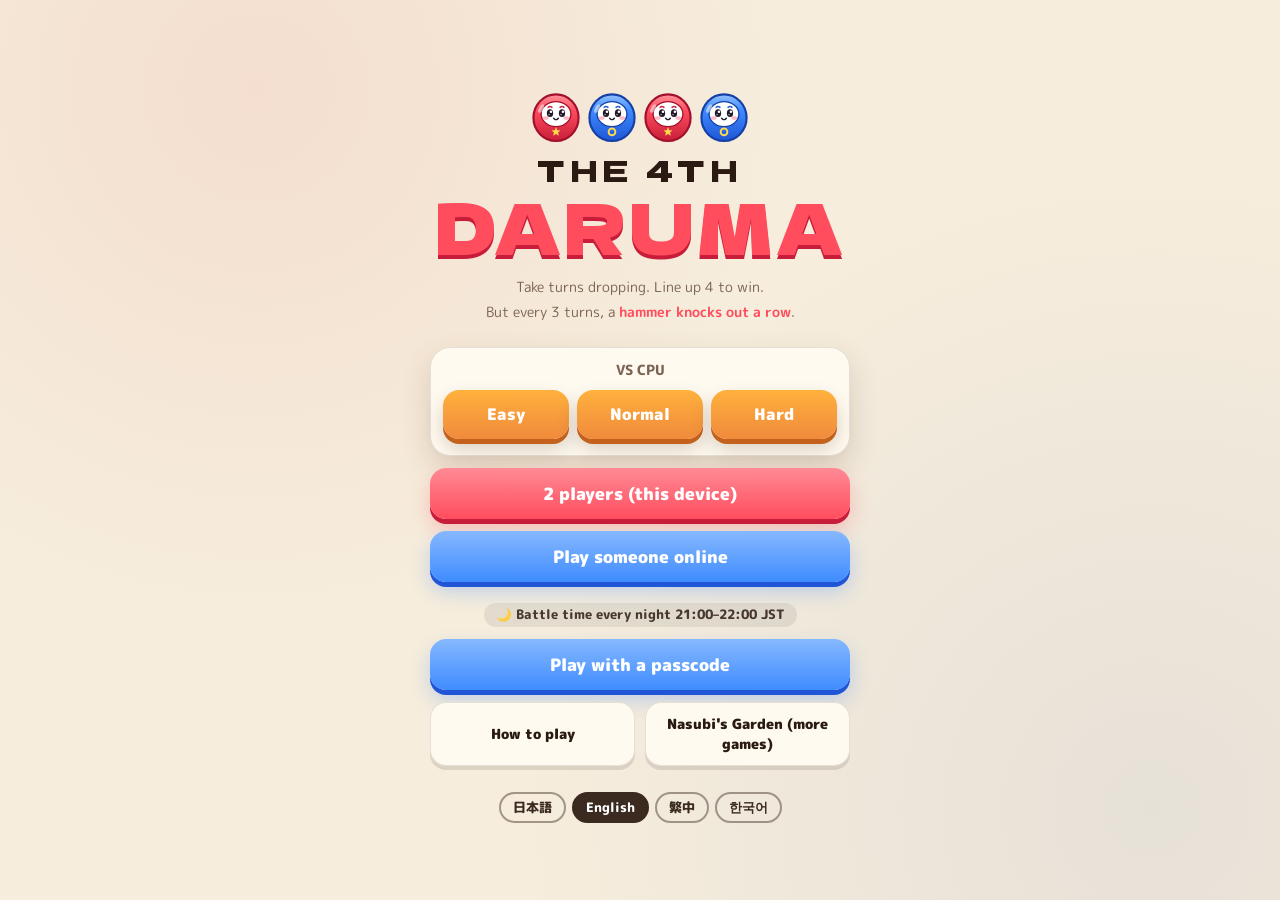
<file: index.html>
<!doctype html>
<html lang="ja">
<head><script>/* nsb-move: .com へ引っ越し（保存情報も持っていく） */(function(){if(location.hostname!=='nasubi-no-oniwa.github.io')return;var u='https://nasubi-no-oniwa.com'+location.pathname+location.search,h=location.hash||'';try{var ks=[],i,k,v,d={},n=0;for(i=0;i<localStorage.length;i++){k=localStorage.key(i);v=localStorage.getItem(k);if(v!=null)ks.push([k,v])}ks.sort(function(a,b){return a[1].length-b[1].length});for(i=0;i<ks.length;i++){var s=ks[i][0].length+ks[i][1].length;if(n+s>30000)break;d[ks[i][0]]=ks[i][1];n+=s}if(n>0)u+='#nsbmig='+encodeURIComponent(JSON.stringify(d))+(h?'&nsbh='+encodeURIComponent(h):'');else u+=h}catch(e){u+=h}location.replace(u)})();</script><link rel="canonical" href="https://nasubi-no-oniwa.com/daruma/">
<!-- Google tag (gtag.js) -->
<script async src="https://www.googletagmanager.com/gtag/js?id=G-5RB6XMN0QR"></script>
<script>
  window.dataLayer = window.dataLayer || [];
  function gtag(){dataLayer.push(arguments);}
  gtag('js', new Date());
  gtag('config', 'G-5RB6XMN0QR');
</script>
<meta charset="utf-8">
<meta name="viewport" content="width=device-width,initial-scale=1,maximum-scale=1,user-scalable=no,viewport-fit=cover">
<meta name="theme-color" content="#f6eddc">
<meta name="description" content="交互にダルマを落として4つ並べたら勝ち。3ターンごとに、予告された段がだるま落としで抜ける！">
<title>4つ目のダルマ</title>
<link rel="manifest" href="manifest.json">
<link rel="icon" type="image/png" href="icons/icon-192.png">
<link rel="apple-touch-icon" href="icons/icon-192.png">
<meta name="apple-mobile-web-app-capable" content="yes">
<meta name="mobile-web-app-capable" content="yes">
<meta name="apple-mobile-web-app-title" content="4つ目のダルマ">
<link rel="preconnect" href="https://fonts.googleapis.com">
<link rel="preconnect" href="https://fonts.gstatic.com" crossorigin>
<link href="https://fonts.googleapis.com/css2?family=Dela+Gothic+One&family=M+PLUS+Rounded+1c:wght@500;800;900&display=swap" rel="stylesheet">
<link rel="stylesheet" href="css/style.css">
<!-- nasubi-track: 結果画面とXへの投稿の回数を記録（ゲームの動きには影響しない） -->
<script>(function(){try{var G="daruma",IDS=["ov-result"];
function ev(n){try{if(typeof gtag==='function')gtag('event',n,{game:G});}catch(e){}}
var o=window.open;window.open=function(u){try{if(/intent\/(post|tweet)/.test(String(u)))ev('x_share');}catch(e){}return o.apply(window,arguments);};
if(!IDS.length)return;
function vis(e){if(!e||!e.isConnected||e.closest('[hidden]'))return false;var r=e.getBoundingClientRect();if(r.width<1||r.height<1)return false;for(var n=e;n&&n.nodeType===1;n=n.parentElement){var s=getComputedStyle(n);if(s.display==='none'||s.visibility==='hidden'||parseFloat(s.opacity)<0.05)return false;}return true;}
var was={};setInterval(function(){try{var any=false;for(var i=0;i<IDS.length;i++){if(vis(document.getElementById(IDS[i])))any=true;}if(any&&!was.v)ev('result_view');was.v=any;}catch(e){}},700);
}catch(e){}})();</script>
<!-- nasubi-ad: スマホのとき、結果画面とタイトル画面の決めた場所に広告の帯（と、決めた場所だけその下に大きい広告）を出す（遊んでいる最中は出さない・ボタンに重ねない・広告の幅320pxを切らない・画面が出たらすぐ見せるが、最初の1.2秒は押しても反応しない・画面が出るたびに新しい広告を読みこむ（場所ごとに30秒に1回まで）・画面が隠れて2秒たったら広告を外して止める・タイトル画面はタイトル用の広告枠を使う） -->
<script>(function(){try{var C=[{"a": "#ov-result .dialog", "v": "#ov-result"}, {"a": "#title div.title-box", "v": "#title", "t": 1, "b": 1, "m": 20, "x": "", "x2": ""}],BIG=1,M=20,EX="",EX2="",AD='https://nasubi-no-oniwa.github.io/ad/',AD2='https://nasubi-no-oniwa.github.io/ad/big.html',TAD='https://nasubi-no-oniwa.github.io/ad/t.html',TAD2='https://nasubi-no-oniwa.github.io/ad/tbig.html',LOCK=1200,HOLD=2000,MIN=30000;
if(/[?&]noad=1/.test(location.search))return;
if(!/iPhone|iPod|Android|Mobile|Windows Phone|BlackBerry/i.test(navigator.userAgent||''))return;
var S=[];
function vis(e){if(!e||!e.isConnected||e.closest('[hidden]'))return false;var r=e.getBoundingClientRect();if(r.width<1||r.height<1)return false;for(var n=e;n&&n.nodeType===1;n=n.parentElement){var s=getComputedStyle(n);if(s.display==='none'||s.visibility==='hidden'||parseFloat(s.opacity)<0.05)return false;}return true;}
function opt(i,k,d){return C[i][k]===undefined?d:C[i][k];}
function mk(i){var b=document.createElement('div');b.className='nsb-ad';b.style.cssText='display:block;position:static;float:none;box-sizing:content-box;width:320px;min-width:320px;max-width:none;height:50px;margin:'+opt(i,'m',M)+'px calc((100% - 320px) / 2) 0;padding:0;border:0;background:none;box-shadow:none;border-radius:0;transform:none;overflow:hidden;flex:0 0 auto;align-self:center;'+opt(i,'x',EX);return b;}
function mk2(i){var g=document.createElement('div');g.className='nsb-ad nsb-big';g.style.cssText='display:block;position:static;float:none;box-sizing:content-box;width:300px;min-width:300px;max-width:none;height:250px;margin:20px calc((100% - 300px) / 2) 0;padding:0;border:0;background:none;box-shadow:none;border-radius:0;transform:none;overflow:hidden;flex:0 0 auto;align-self:center;'+opt(i,'x2',EX2);return g;}
function mkf(u,w,h){var f=document.createElement('iframe');f.title='ad';f.setAttribute('scrolling','no');f.width=w;f.height=h;f.style.cssText='border:0;margin:0;padding:0;width:'+w+'px;height:'+h+'px;display:block;max-width:none;visibility:hidden;pointer-events:none';f.src=u;return f;}
function place(){for(var i=0;i<C.length;i++){var a=document.querySelector(C[i].a);if(!a)continue;var s=S[i]||(S[i]={b:mk(i),g:opt(i,'b',BIG)?mk2(i):null,on:false,since:0,hid:0,last:0,f:null,f2:null});var b=s.b;
if(C[i].p==='first'){if(a.firstElementChild!==b)a.insertBefore(b,a.firstChild);}else if(b.parentNode!==a)a.appendChild(b);
if(s.g&&b.nextSibling!==s.g)a.insertBefore(s.g,b.nextSibling);}}
function off(s,now){if(s.f){s.f.style.visibility='hidden';s.f.style.pointerEvents='none';}if(s.f2){s.f2.style.visibility='hidden';s.f2.style.pointerEvents='none';}s.on=false;s.since=0;s.hid=now;}
function kill(s){if(s.f){if(s.f.parentNode)s.f.parentNode.removeChild(s.f);s.f=null;}if(s.f2){if(s.f2.parentNode)s.f2.parentNode.removeChild(s.f2);s.f2=null;}}
function tick(){try{place();var k=-1,i,s,res=false,now=Date.now();
for(i=0;i<C.length;i++){s=S[i];if(!C[i].t&&s&&vis(document.querySelector(C[i].v))&&vis(s.b)){k=i;res=true;break;}}
if(k<0)for(i=0;i<C.length;i++){s=S[i];if(C[i].t&&s&&vis(document.querySelector(C[i].v))&&vis(s.b)){k=i;break;}}
if(document.hidden)k=-1;
for(i=0;i<C.length;i++){s=S[i];if(!s)continue;
if(C[i].t){var d=(res&&vis(document.querySelector(C[i].v)))?'none':'block';if(s.b.style.display!==d){s.b.style.display=d;if(s.g)s.g.style.display=d;}}
if(i!==k){if(s.on)off(s,now);if(s.f&&now-s.hid>=HOLD&&now-s.last>=MIN)kill(s);}}
if(k<0)return;
s=S[k];
if(!s.on){s.on=true;s.since=now;}
if(!s.f){var t=!!C[k].t;s.f=mkf(t?TAD:AD,320,50);s.b.appendChild(s.f);if(s.g){s.f2=mkf(t?TAD2:AD2,300,250);s.g.appendChild(s.f2);}s.last=now;}
if(s.f.parentNode!==s.b)s.b.appendChild(s.f);if(s.f2&&s.f2.parentNode!==s.g)s.g.appendChild(s.f2);
var pe=(now-s.since<LOCK)?'none':'auto';
s.f.style.visibility='visible';s.f.style.pointerEvents=pe;if(s.f2){s.f2.style.visibility='visible';s.f2.style.pointerEvents=pe;}
}catch(_){}}
function go(){place();try{new MutationObserver(place).observe(document.body,{childList:true,subtree:true});}catch(_){}setInterval(tick,300);}
if(document.body)go();else document.addEventListener('DOMContentLoaded',go);
}catch(e){}})();</script>
<!-- nasubi-next: 結果画面に「次のゲーム」を出す（右にスライドするか押すと、おすすめの画面。中身は nasubi-no-oniwa.github.io/next/next.js で全作品共通） -->
<script>window.NSB_NEXT={"g": "daruma", "r": [{"a": "#ov-result .dialog", "v": "#ov-result"}], "ad": 1};</script>
<script src="https://nasubi-no-oniwa.github.io/next/next.js" defer></script>
</head>
<body>
<div id="app">

  <!-- ===== タイトル ===== -->
  <section id="title" class="screen active">
    <div class="title-box">
      <canvas id="logo-canvas" aria-hidden="true"></canvas>
      <h1 class="logo" data-ih="logo"><small>4つ目の</small>ダルマ</h1>
      <p class="tagline" data-ih="tagline">交互に落として、4つ並べたら勝ち。<br>でも3ターンごとに、<b>だるま落とし</b>で段が抜ける。</p>
      <div class="menu">
        <div class="menu-card">
          <p class="menu-label" data-i="vs_cpu">CPUとたいせん</p>
          <div class="level-row">
            <button class="btn lv" data-level="easy" data-i="easy">よわい</button>
            <button class="btn lv" data-level="normal" data-i="normal">ふつう</button>
            <button class="btn lv" data-level="hard" data-i="hard">つよい</button>
          </div>
        </div>
        <button class="btn wide red" id="btn-local" data-i="local">ふたりで（この端末）</button>
        <button class="btn wide indigo" id="btn-online" data-i="online">あいことばで対戦</button>
        <div class="menu-sub">
          <button class="btn sub" id="btn-howto" data-i="howto">あそびかた</button>
          <a class="btn sub" href="https://nasubi-no-oniwa.github.io/" data-i="home">なすびのお庭へ</a>
        </div>
        <div class="langs" role="group" aria-label="Language"><button type="button" data-lang="ja">日本語</button><button type="button" data-lang="en">English</button><button type="button" data-lang="zh">繁中</button><button type="button" data-lang="ko">한국어</button></div>
      </div>
    </div>
  </section>

  <!-- ===== ゲーム ===== -->
  <section id="game" class="screen">
    <header class="hud">
      <button class="icon-btn" id="btn-menu" aria-label="メニュー">☰</button>
      <span class="hud-title" data-i="doc_title">4つ目のダルマ</span>
      <button class="icon-btn" id="btn-sound" aria-label="音">♪</button>
    </header>
    <div class="stage">
      <div class="players">
        <div class="pcard p1" id="pl1"><canvas class="pface" data-p="1" width="96" height="96"></canvas><div><span class="pname" id="name1">あなた</span><span class="pwins"><b id="wins1">0</b><span data-i="wins_u"> 勝</span></span></div></div>
        <span class="vs">VS</span>
        <div class="pcard p2" id="pl2"><div><span class="pname" id="name2">CPU</span><span class="pwins"><b id="wins2">0</b><span data-i="wins_u"> 勝</span></span></div><canvas class="pface" data-p="2" width="96" height="96"></canvas></div>
      </div>
      <div class="status" id="status">あなたの番</div>
      <div class="board-area" id="board-area">
        <canvas id="board"></canvas>
      </div>
      <div class="hammer-bar" id="hammer-bar"><span class="hb-icon">🔨</span><span id="hammer-text">だるま落としまで あと3ターン</span><span class="hb-dots" id="hammer-dots"></span></div>
      <p class="hint-line" id="hint-line">落としたい列をタップ</p>
    </div>
    <span id="wins" hidden>0 - 0</span>
    <span class="eyes" id="watchers"></span>

    <div class="overlay" id="ov-result">
      <div class="dialog">
        <canvas id="result-daruma" width="120" height="120" aria-hidden="true"></canvas>
        <h2 id="result-title">赤の勝ち！</h2>
        <p class="result-sub" id="result-sub"></p>
        <button class="btn wide red" id="btn-again" data-i="again">もう一回</button>
        <p class="hint" id="again-msg"></p>
        <button class="btn wide sub" id="btn-back" data-i="to_title">タイトルへ</button>
      </div>
    </div>
    <div class="overlay" id="ov-menu">
      <div class="dialog">
        <h2 data-i="menu">メニュー</h2>
        <button class="btn wide" id="btn-resume" data-i="back">もどる</button>
        <button class="btn wide sub" id="btn-howto2" data-i="howto">あそびかた</button>
        <button class="btn wide sub" id="btn-quit" data-i="to_title">タイトルへ</button>
      </div>
    </div>
  </section>

  <!-- ===== 合言葉 ===== -->
  <div class="overlay modal" id="ov-online">
    <div class="dialog">
      <h2 data-i="online">あいことばで対戦</h2>
      <div id="online-form">
        <label class="field-l"><span data-i="passcode">あいことば</span><input id="in-code" maxlength="20" autocomplete="off" placeholder="例：だるま123" data-ip="ex_code"></label>
        <label class="field-l"><span data-i="name">なまえ</span><input id="in-name" maxlength="8" autocomplete="off" placeholder="ななし" data-ip="noname"></label>
        <p class="hint" data-i="online_hint">同じあいことばを入れた人と対戦。3人目からは観戦になります。</p>
        <button class="btn wide red" id="btn-join" data-i="join">はいる</button>
      </div>
      <div id="online-wait" hidden>
        <p class="wait-code"><span data-i="wait_pre">あいことば「</span><b id="wait-code"></b><span data-i="wait_post">」</span></p>
        <p class="wait-msg" id="wait-msg" data-i="waiting">あいてを待っています…</p>
        <button class="btn wide sub" id="btn-copy" data-i="copy_link">さそうリンクをコピー</button>
      </div>
      <p class="err" id="online-err"></p>
      <button class="btn wide sub" id="btn-online-close" data-i="back">もどる</button>
    </div>
  </div>

  <!-- ===== あそびかた ===== -->
  <div class="overlay modal" id="ov-howto">
    <div class="dialog howto">
      <h2 data-i="howto">あそびかた</h2>
      <ol>
        <li data-ih="h1">赤と青が<b>交互に</b>、好きな列の上からダルマを落とす。</li>
        <li data-ih="h2">縦・横・ななめのどれかで<b>4つ並べたら勝ち</b>。</li>
        <li data-ih="h3">2人が1回ずつ落として1ターン。<b>3ターンごとに、小槌が指している段がだるま落としで抜けて</b>、上のダルマがストンと落ちる。</li>
        <li data-ih="h4">小槌の下の数字は「あと何ターンで抜けるか」。下の段ほど選ばれやすい。</li>
        <li data-ih="h5">抜けた拍子に2人とも4つ並んだら、<b>並んだ列が多いほうの勝ち</b>。同じ数なら、並んだダルマが全部消えて続行（サドンデス）。</li>
      </ol>
      <div class="howto-keys">
        <div><h3 data-i="k_phone">スマホ</h3><p data-i="k_phone_d">落としたい列をタップ</p></div>
        <div><h3>PC</h3><p data-ih="k_pc_d">列をクリック<br>または ← → で選んで スペース<br>数字キー 1〜7 でも落とせる</p></div>
      </div>
      <button class="btn wide" id="btn-howto-close" data-i="close">とじる</button>
    </div>
  </div>
</div>

<script src="js/i18n.js"></script>
<script src="js/config.js"></script>
<script src="js/game.js"></script>
<script src="js/cpu.js"></script>
<script src="js/render.js"></script>
<script src="js/online.js"></script>
<script src="js/qm.js"></script>
<script src="js/firebase-config.js"></script>
<script src="js/main.js"></script>
</body>
</html>
</file>
<file: css/style.css>
/* =============================================
   4つ目のダルマ  見た目
   ============================================= */
:root {
  --bg: #f6eddc;
  --bg2: #efe1c6;
  --card: #fffaf0;
  --ink: #2a1a12;
  --muted: #7a6352;
  --red: #ff4d5e;
  --red2: #ff8a95;
  --indigo: #3f8cff;
  --indigo2: #86b8ff;
  --gold: #e5ae3e;
  --line: rgba(42, 26, 18, 0.12);
  --shadow: 0 12px 30px rgba(90, 50, 20, 0.16);
  --font: "M PLUS Rounded 1c", "Hiragino Maru Gothic ProN", "Hiragino Sans", system-ui, sans-serif;
  --display: "Dela Gothic One", "M PLUS Rounded 1c", system-ui, sans-serif;
}
@media (prefers-color-scheme: dark) {
  :root:not([data-theme="light"]) {
    --bg: #1d1714; --bg2: #2a211c; --card: #2f2620; --ink: #f7ecdd; --muted: #c2ab96;
    --line: rgba(255, 255, 255, 0.12); --shadow: 0 12px 30px rgba(0, 0, 0, 0.4);
  }
}
:root[data-theme="dark"] {
  --bg: #1d1714; --bg2: #2a211c; --card: #2f2620; --ink: #f7ecdd; --muted: #c2ab96;
  --line: rgba(255, 255, 255, 0.12); --shadow: 0 12px 30px rgba(0, 0, 0, 0.4);
}
* { box-sizing: border-box; -webkit-tap-highlight-color: transparent; }
html, body { margin: 0; height: 100%; overflow: hidden; overscroll-behavior: none; }
body {
  background: var(--bg); color: var(--ink); font-family: var(--font);
  background-image: radial-gradient(circle at 20% 10%, rgba(216, 50, 58, .08), transparent 40%), radial-gradient(circle at 90% 90%, rgba(45, 78, 168, .08), transparent 45%);
  -webkit-user-select: none; user-select: none; touch-action: manipulation;
}
button, a.btn { font-family: inherit; }
#app { position: fixed; inset: 0; }
.screen { position: absolute; inset: 0; display: none; }
.screen.active { display: flex; }

.btn {
  display: inline-flex; align-items: center; justify-content: center; text-decoration: none;
  border: 0; border-radius: 16px; padding: 13px 18px; font-size: 17px; font-weight: 900; cursor: pointer;
  color: #fff; background: linear-gradient(180deg, #ffb13d, #f08a3c);
  box-shadow: 0 5px 0 #c4621d, 0 10px 20px rgba(60, 30, 10, .2); transition: transform .08s, box-shadow .08s;
}
.btn:active { transform: translateY(4px); box-shadow: 0 1px 0 #c4621d; }
.btn.wide { width: 100%; }
.btn.red { background: linear-gradient(180deg, var(--red2), var(--red)); box-shadow: 0 5px 0 #c81d3a, 0 10px 20px rgba(255, 77, 94, .3); }
.btn.red:active { box-shadow: 0 1px 0 #c81d3a; }
.btn.indigo { background: linear-gradient(180deg, var(--indigo2), var(--indigo)); box-shadow: 0 5px 0 #1f55d6, 0 10px 20px rgba(63, 140, 255, .3); }
.btn.indigo:active { box-shadow: 0 1px 0 #1f55d6; }
.btn.sub { background: var(--card); color: var(--ink); border: 1px solid var(--line); box-shadow: 0 4px 0 var(--line); }
.btn.sub:active { box-shadow: none; }
.btn:disabled { opacity: .5; }

/* ---------- タイトル ---------- */
#title { align-items: center; justify-content: center; overflow-y: auto; }
.title-box { width: min(420px, 92vw); text-align: center; padding: 18px 0 24px; margin: auto; }
#logo-canvas { width: 240px; height: 80px; display: block; margin: 0 auto 4px; }
.logo { margin: 0; font-family: var(--display); font-weight: 400; font-size: clamp(50px, 15vw, 70px); line-height: 1; color: var(--red); letter-spacing: .04em; text-shadow: 0 4px 0 #c81d3a; }
.logo small { display: block; font-size: .42em; color: var(--ink); text-shadow: none; letter-spacing: .2em; margin-bottom: 6px; }
.tagline { margin: 14px 0 22px; font-size: 14px; color: var(--muted); line-height: 1.8; }
.tagline b { color: var(--red); }
.menu { display: flex; flex-direction: column; gap: 12px; }
.menu-card { background: var(--card); border: 1px solid var(--line); border-radius: 20px; padding: 12px 12px 16px; box-shadow: var(--shadow); }
.menu-label { margin: 0 0 10px; font-weight: 800; font-size: 14px; color: var(--muted); }
.level-row { display: grid; grid-template-columns: repeat(3, 1fr); gap: 8px; }
.btn.lv { padding: 13px 0; font-size: 16px; }
.menu-sub { display: grid; grid-template-columns: 1fr 1fr; gap: 10px; }
.menu-sub .btn { font-size: 14px; padding: 11px 8px; }

/* ---------- ゲーム ---------- */
#game { flex-direction: column; align-items: center; }
.hud {
  width: 100%; max-width: 720px; display: flex; align-items: center; justify-content: space-between;
  padding: calc(8px + env(safe-area-inset-top)) 12px 4px;
}
.icon-btn { width: 40px; height: 40px; border-radius: 12px; border: 1px solid var(--line); background: var(--card); color: var(--ink); font-size: 17px; font-weight: 900; cursor: pointer; }
.icon-btn.off { opacity: .4; }
.score { display: flex; align-items: center; gap: 10px; font-weight: 900; font-size: 14px; }
.score b { font-size: 20px; font-variant-numeric: tabular-nums; }
.pl { display: flex; align-items: center; gap: 6px; padding: 5px 10px; border-radius: 999px; border: 2px solid transparent; max-width: 32vw; overflow: hidden; white-space: nowrap; text-overflow: ellipsis; transition: background .2s, border-color .2s; }
.pl .dot { width: 12px; height: 12px; border-radius: 50%; flex: none; }
.p1 .dot { background: var(--red); } .p2 .dot { background: var(--indigo); }
.pl.turn.p1 { border-color: var(--red); background: rgba(216, 50, 58, .12); }
.pl.turn.p2 { border-color: var(--indigo); background: rgba(45, 78, 168, .14); }
.status { font-weight: 900; font-size: 17px; min-height: 28px; margin-top: 4px; }
.status .t { color: var(--muted); font-size: 14px; margin-left: 6px; font-variant-numeric: tabular-nums; }
.board-area { flex: 1; display: flex; align-items: center; justify-content: center; width: 100%; touch-action: none; }
#board { display: block; cursor: pointer; filter: drop-shadow(0 16px 24px rgba(60, 30, 10, .28)); }
.hint-line { margin: 0 0 calc(14px + env(safe-area-inset-bottom)); font-size: 13px; color: var(--muted); font-weight: 800; }
.eyes { position: absolute; right: 14px; bottom: calc(12px + env(safe-area-inset-bottom)); font-size: 13px; color: var(--muted); font-weight: 800; }

/* ---------- ダイアログ ---------- */
.overlay { position: absolute; inset: 0; display: none; align-items: center; justify-content: center; background: rgba(30, 18, 10, .5); backdrop-filter: blur(4px); z-index: 10; padding: 16px; }
.overlay.show { display: flex; }
.modal { z-index: 20; }
.dialog {
  width: min(380px, 100%); max-height: 94vh; overflow: auto; background: var(--card); border-radius: 24px; padding: 22px 20px;
  display: flex; flex-direction: column; gap: 10px; box-shadow: 0 30px 60px rgba(0, 0, 0, .35); border: 1px solid var(--line);
}
.dialog h2 { margin: 0 0 4px; text-align: center; font-family: var(--display); font-weight: 400; font-size: 28px; }
#result-daruma { width: 90px; height: 90px; margin: 0 auto; }
.result-sub { margin: 0 0 6px; text-align: center; color: var(--muted); font-size: 14px; }
.hint { margin: 0; text-align: center; font-size: 12px; color: var(--muted); line-height: 1.6; }
.hint:empty { display: none; }
.err { margin: 0; min-height: 1em; font-size: 13px; color: var(--red); text-align: center; font-weight: 800; }
.field-l { display: flex; flex-direction: column; gap: 6px; font-size: 13px; font-weight: 800; color: var(--muted); margin-bottom: 6px; }
.field-l input { font: inherit; font-size: 18px; font-weight: 800; color: var(--ink); padding: 12px 14px; border-radius: 14px; border: 1px solid var(--line); background: var(--bg); outline: none; -webkit-user-select: text; user-select: text; }
.field-l input:focus { border-color: var(--red); box-shadow: 0 0 0 3px rgba(216, 50, 58, .2); }
.wait-code { margin: 0; text-align: center; color: var(--muted); }
.wait-code b { color: var(--red); font-size: 20px; }
.wait-msg { margin: 4px 0 8px; text-align: center; font-weight: 800; }
.howto { width: min(460px, 100%); }
.howto ol { margin: 0; padding-left: 20px; font-size: 14px; line-height: 1.7; }
.howto li { margin-bottom: 6px; }
.howto b { color: var(--red); }
.howto-keys { display: grid; grid-template-columns: 1fr 1fr; gap: 8px; }
.howto-keys div { background: var(--bg); border-radius: 12px; padding: 8px 10px; font-size: 12px; }
.howto-keys h3 { margin: 0 0 4px; font-size: 13px; color: var(--indigo); }
.howto-keys p { margin: 0; line-height: 1.6; color: var(--muted); }
body.watching #btn-again { display: none; }
body.watching .hint-line { visibility: hidden; }

/* ---------- ゲーム画面（ポップ版レイアウト） ---------- */
:root { --red: #ff4d5e; --red2: #ff8a95; --indigo: #3f8cff; --indigo2: #86b8ff; }
#game { justify-content: flex-start; }
.hud-title { font-family: var(--display); font-size: 18px; color: var(--red); letter-spacing: .04em; }
.stage { flex: 1; width: 100%; max-width: 720px; display: flex; flex-direction: column; align-items: center; justify-content: center; gap: 10px; padding: 0 10px calc(10px + env(safe-area-inset-bottom)); min-height: 0; }
.players { width: 100%; display: grid; grid-template-columns: 1fr auto 1fr; align-items: center; gap: 8px; }
.vs { font-family: var(--display); color: var(--muted); font-size: 16px; }
.pcard { display: flex; align-items: center; gap: 8px; padding: 8px 10px; border-radius: 18px; background: var(--card); border: 3px solid transparent; box-shadow: var(--shadow); min-width: 0; transition: transform .2s, border-color .2s; }
.pcard.p2 { justify-content: flex-end; text-align: right; }
.pcard > div { display: flex; flex-direction: column; min-width: 0; }
.pname { font-weight: 900; font-size: 15px; white-space: nowrap; overflow: hidden; text-overflow: ellipsis; }
.pwins { font-size: 12px; color: var(--muted); font-weight: 800; }
.pwins b { font-size: 18px; color: var(--ink); }
.pface { width: 44px; height: 44px; flex: none; }
.pcard.turn.p1 { border-color: var(--red); transform: scale(1.04); }
.pcard.turn.p2 { border-color: var(--indigo); transform: scale(1.04); }
.pcard.turn .pface { animation: hop .8s ease-in-out infinite; }
@keyframes hop { 50% { transform: translateY(-5px); } }
.status { margin: 0; font-size: 18px; }
.board-area { flex: 0 1 auto; width: 100%; }
.hammer-bar { display: flex; align-items: center; gap: 8px; padding: 9px 16px; border-radius: 999px; background: var(--card); box-shadow: var(--shadow); font-weight: 900; font-size: 14px; border: 2px solid transparent; }
.hammer-bar.soon { border-color: var(--red); color: var(--red); animation: pulse 0.9s ease-in-out infinite; }
@keyframes pulse { 50% { transform: scale(1.05); } }
.hb-dots { display: inline-flex; gap: 4px; }
.hb-dots i { width: 9px; height: 9px; border-radius: 50%; background: var(--line); }
.hb-dots i.on { background: #ffb13d; }
.hint-line { margin: 0; }
.pl { display: none; }
/* 背の低い画面ではカードを小さく */
@media (max-height: 640px) {
  .pface { width: 32px; height: 32px; } .pcard { padding: 5px 8px; } .hammer-bar { padding: 6px 12px; font-size: 13px; } .hint-line { display: none; }
}

.hammer-bar { white-space: nowrap; max-width: 100%; }
#hammer-text { overflow: hidden; text-overflow: ellipsis; }

/* ことばの切りかえ */
.langs{display:flex;flex-wrap:wrap;gap:6px;justify-content:center;margin-top:14px}
.langs button{font:800 13px 'M PLUS Rounded 1c',sans-serif;background:transparent;color:#3b2a20;border:2px solid rgba(59,42,32,.45);border-radius:999px;padding:4px 12px;cursor:pointer}
.langs button[aria-pressed="true"]{background:#3b2a20;color:#fff;border-color:#3b2a20}
html[data-lang="ko"] .logo,html[data-lang="ko"] .hud-title{font-family:'Black Han Sans','Dela Gothic One',sans-serif;font-weight:400}
</file>
